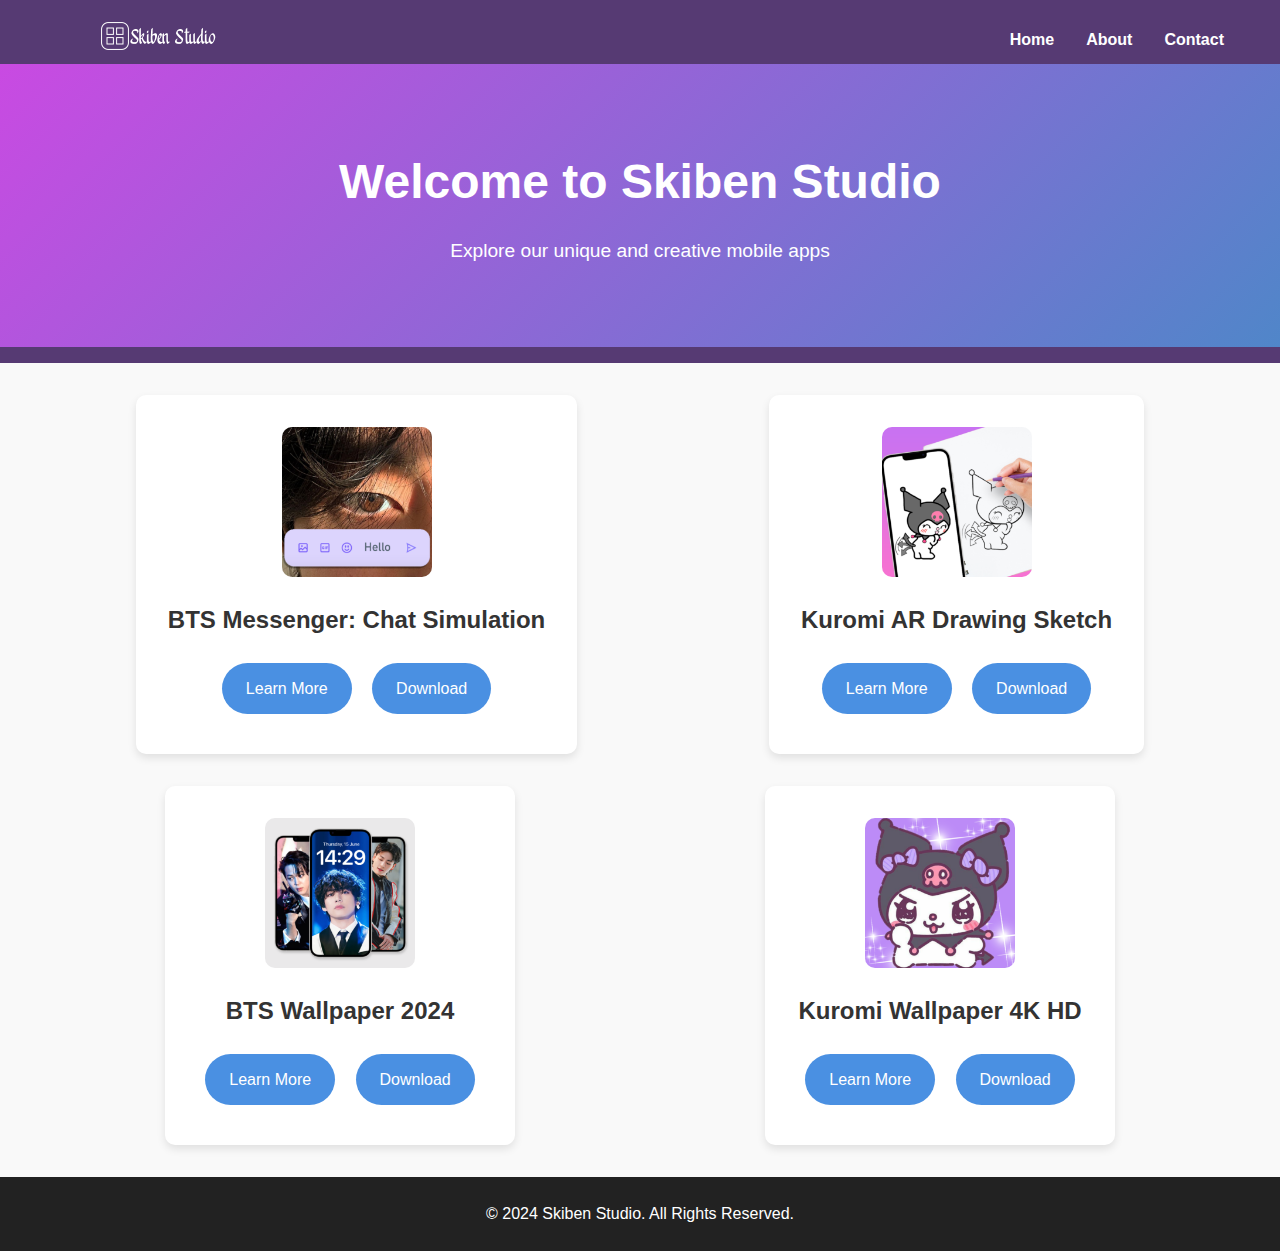
<file: index.html>
<!DOCTYPE html>
<html lang="en">
<head>
    <meta charset="UTF-8">
    <meta name="viewport" content="width=device-width, initial-scale=1.0">
    <title>Skiben Studio</title>
    <link rel="stylesheet" href="styles.css">
    <meta name="google-site-verification" content="F6Ba5SrcyL7Da_UMenDi3unSoA0RH08lBErrvdJDNjQ" />
</head>
<body>
    <header>
        <nav>
            <a href="index.html"><img src="logo.png" alt="Skiben Studio Logo" class="logo"></a>
            <ul class="nav-links">
                <li><a href="index.html">Home</a></li>
                <li><a href="about.html">About</a></li>
                <li><a href="contact.html">Contact</a></li>
            </ul>
        </nav>
        <div class="hero">
            <h1>Welcome to Skiben Studio</h1>
            <p>Explore our unique and creative mobile apps</p>
        </div>
    </header>

    <section class="app-list">
        <div class="app-item">
            <img src="bts-icon.png" alt="BTS Messenger Icon" class="app-icon">
            <h2>BTS Messenger: Chat Simulation</h2>
            <a href="bts-messenger.html">Learn More</a>
            <a href="https://play.google.com/store/apps/details?id=com.skiben.btschat.messenger" class="download-btn">Download</a>
        </div>

        <div class="app-item">
            <img src="kuromi-icon.png" alt="Kuromi AR Drawing Icon" class="app-icon">
            <h2>Kuromi AR Drawing Sketch</h2>
            <a href="kuromi-ar-drawing.html">Learn More</a>
            <a href="https://play.google.com/store/apps/details?id=com.skiben.kuromiardrawing" class="download-btn">Download</a>
        </div>

        <div class="app-item">
            <img src="bts-wallpaper-icon.png" alt="BTS Wallpaper Icon" class="app-icon">
            <h2>BTS Wallpaper 2024</h2>
            <a href="bts-wallpaper.html">Learn More</a>
            <a href="https://play.google.com/store/apps/details?id=com.skiben.btswallpapers" class="download-btn">Download</a>
        </div>

        <div class="app-item">
            <img src="kuromi-wallpaper-icon.png" alt="Kuromi Wallpaper Icon" class="app-icon">
            <h2>Kuromi Wallpaper 4K HD</h2>
            <a href="kuromi-wallpaper.html">Learn More</a>
            <a href="https://play.google.com/store/apps/details?id=com.skiben.kuromiwallpaperhd" class="download-btn">Download</a>
        </div>


        
    </section>

    <footer>
        <p>&copy; 2024 Skiben Studio. All Rights Reserved.</p>
    </footer>
</body>
</html>
</file>
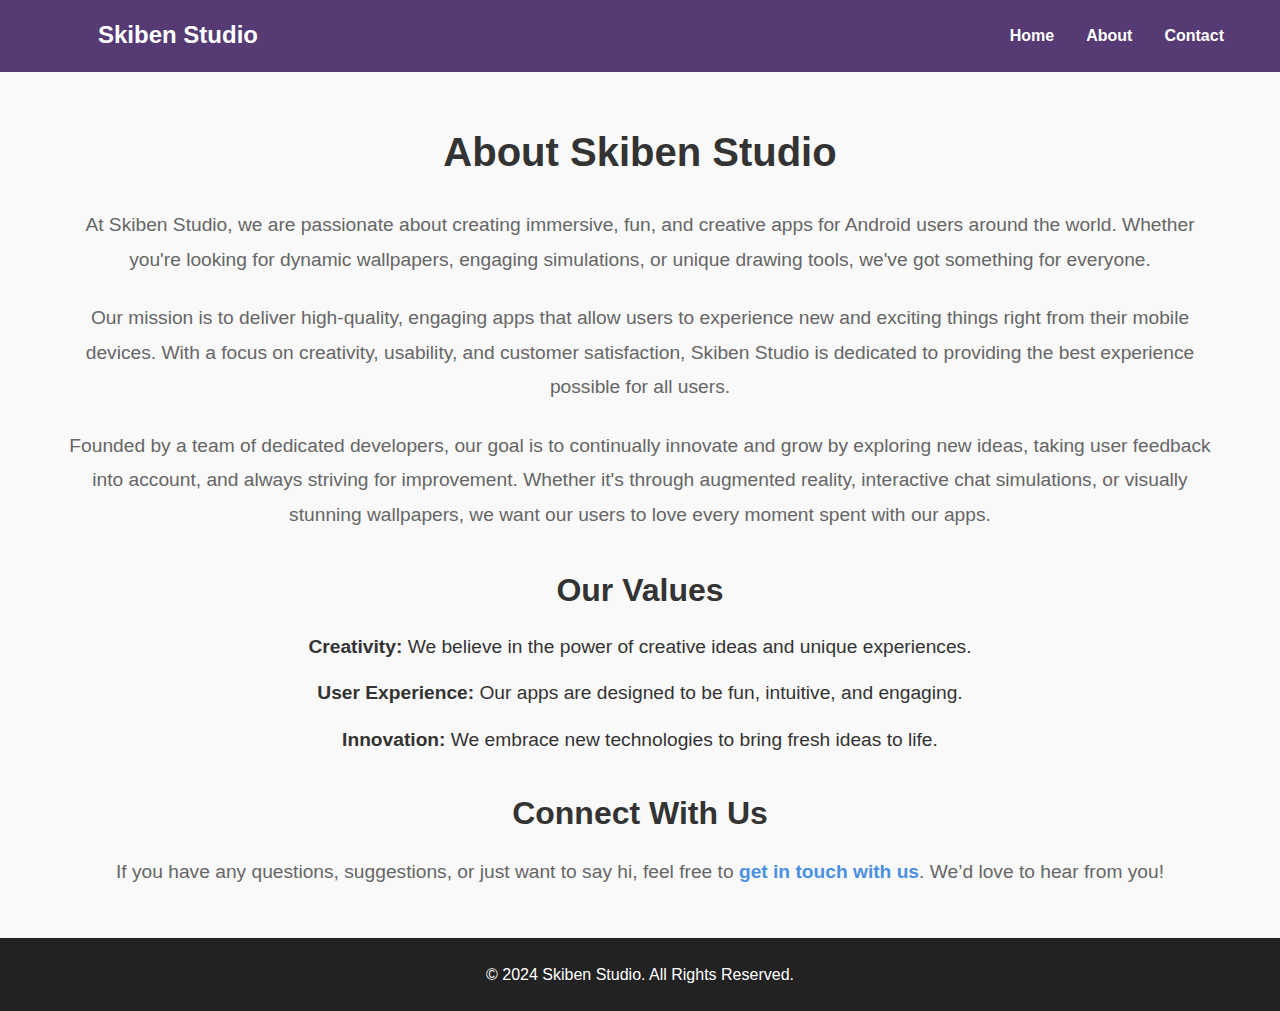
<file: about.html>
<!DOCTYPE html>
<html lang="en">
<head>
    <meta charset="UTF-8">
    <meta name="viewport" content="width=device-width, initial-scale=1.0">
    <title>About Us - Skiben Studio</title>
    <link rel="stylesheet" href="styles.css">
</head>
<body>
    <header>
        <nav>
            <div class="logo">Skiben Studio</div>
            <ul class="nav-links">
                <li><a href="index.html">Home</a></li>
                <li><a href="about.html">About</a></li>
                <li><a href="contact.html">Contact</a></li>
            </ul>
        </nav>
    </header>

    <section class="about-section">
        <h1>About Skiben Studio</h1>
        <p>At Skiben Studio, we are passionate about creating immersive, fun, and creative apps for Android users around the world. Whether you're looking for dynamic wallpapers, engaging simulations, or unique drawing tools, we've got something for everyone.</p>

        <p>Our mission is to deliver high-quality, engaging apps that allow users to experience new and exciting things right from their mobile devices. With a focus on creativity, usability, and customer satisfaction, Skiben Studio is dedicated to providing the best experience possible for all users.</p>

        <p>Founded by a team of dedicated developers, our goal is to continually innovate and grow by exploring new ideas, taking user feedback into account, and always striving for improvement. Whether it's through augmented reality, interactive chat simulations, or visually stunning wallpapers, we want our users to love every moment spent with our apps.</p>

        <h2>Our Values</h2>
        <ul>
            <li><strong>Creativity:</strong> We believe in the power of creative ideas and unique experiences.</li>
            <li><strong>User Experience:</strong> Our apps are designed to be fun, intuitive, and engaging.</li>
            <li><strong>Innovation:</strong> We embrace new technologies to bring fresh ideas to life.</li>
        </ul>

        <h2>Connect With Us</h2>
        <p>If you have any questions, suggestions, or just want to say hi, feel free to <a href="contact.html">get in touch with us</a>. We’d love to hear from you!</p>
    </section>

    <footer>
        <p>&copy; 2024 Skiben Studio. All Rights Reserved.</p>
    </footer>
</body>
</html>
</file>
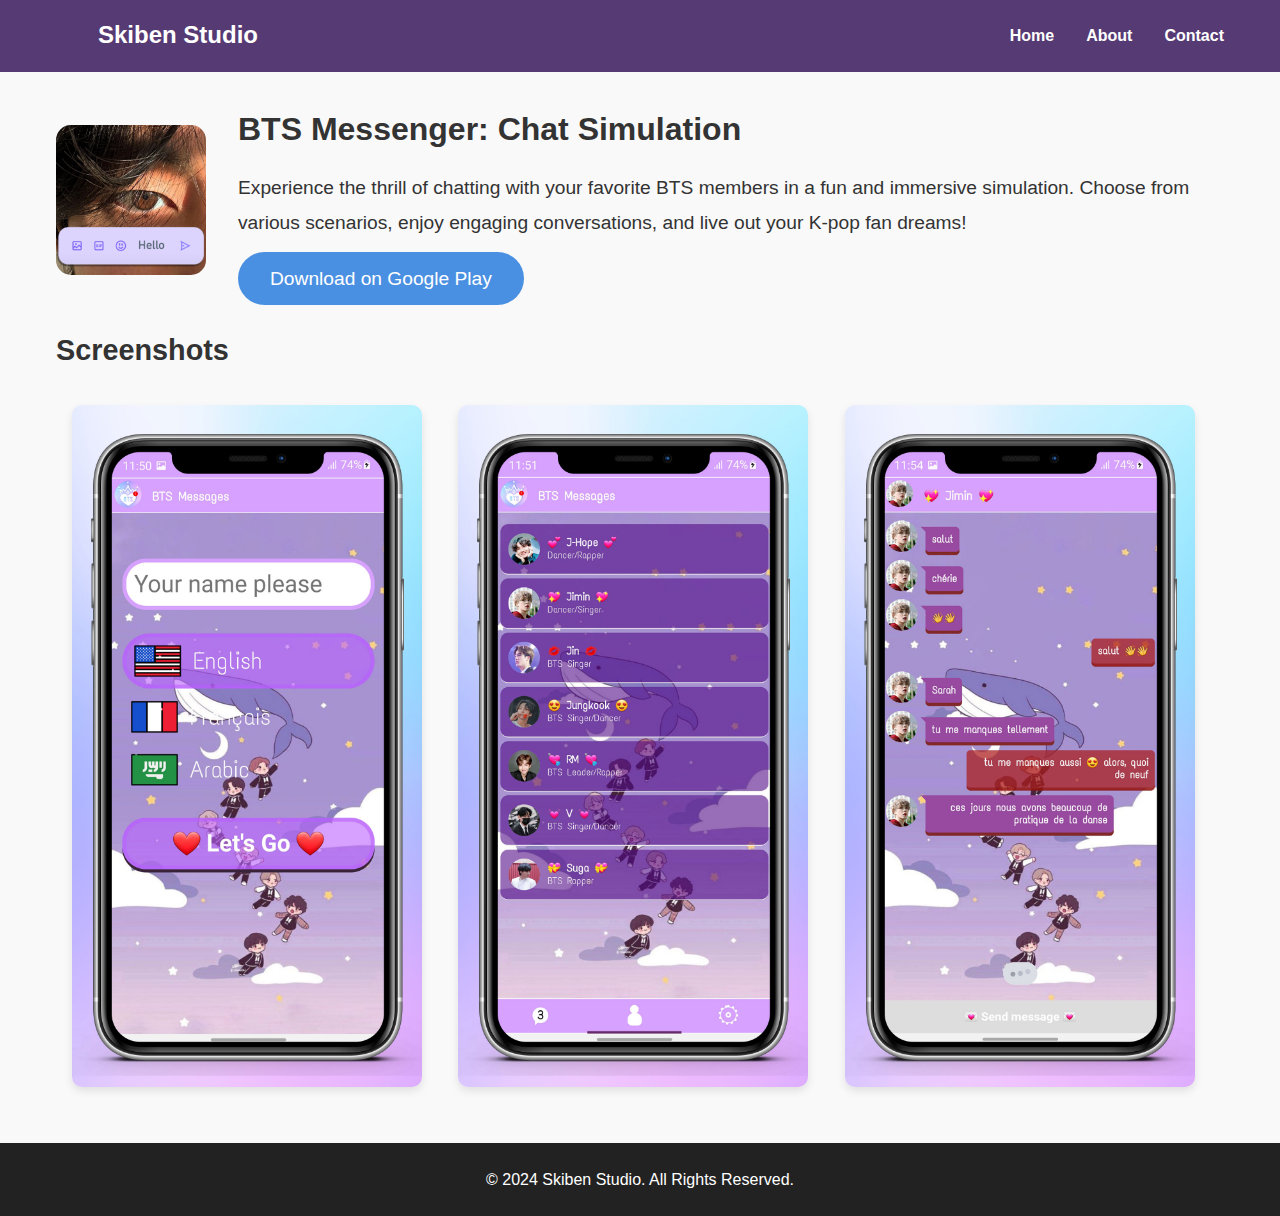
<file: bts-messenger.html>
<!DOCTYPE html>
<html lang="en">
<head>
    <meta charset="UTF-8">
    <meta name="viewport" content="width=device-width, initial-scale=1.0">
    <title>BTS Messenger: Chat Simulation - Skiben Studio</title>
    <link rel="stylesheet" href="styles.css">
</head>
<body>
    <header>
        <nav>
            <div class="logo">Skiben Studio</div>
            <ul class="nav-links">
                <li><a href="index.html">Home</a></li>
                <li><a href="about.html">About</a></li>
                <li><a href="contact.html">Contact</a></li>
            </ul>
        </nav>
    </header>

    <section class="app-details">
        <div class="app-header">
            <img src="bts-icon.png" alt="BTS Messenger Icon" class="app-icon-large">
            <div class="app-info">
                <h1>BTS Messenger: Chat Simulation</h1>
                <p>Experience the thrill of chatting with your favorite BTS members in a fun and immersive simulation. Choose from various scenarios, enjoy engaging conversations, and live out your K-pop fan dreams!</p>
                <a href="https://play.google.com/store/apps/details?id=com.skiben.btschat.messenger" class="download-btn-large">Download on Google Play</a>
            </div>
        </div>

        <div class="app-screenshots">
            <h2>Screenshots</h2>
            <img src="bts-1.jpg" alt="BTS Messenger Screenshot 1" class="screenshot">
            <img src="bts-2.jpg" alt="BTS Messenger Screenshot 2" class="screenshot">
            <img src="bts-3.jpg" alt="BTS Messenger Screenshot 3" class="screenshot">
        </div>
    </section>

    <footer>
        <p>&copy; 2024 Skiben Studio. All Rights Reserved.</p>
    </footer>
</body>
</html>
</file>
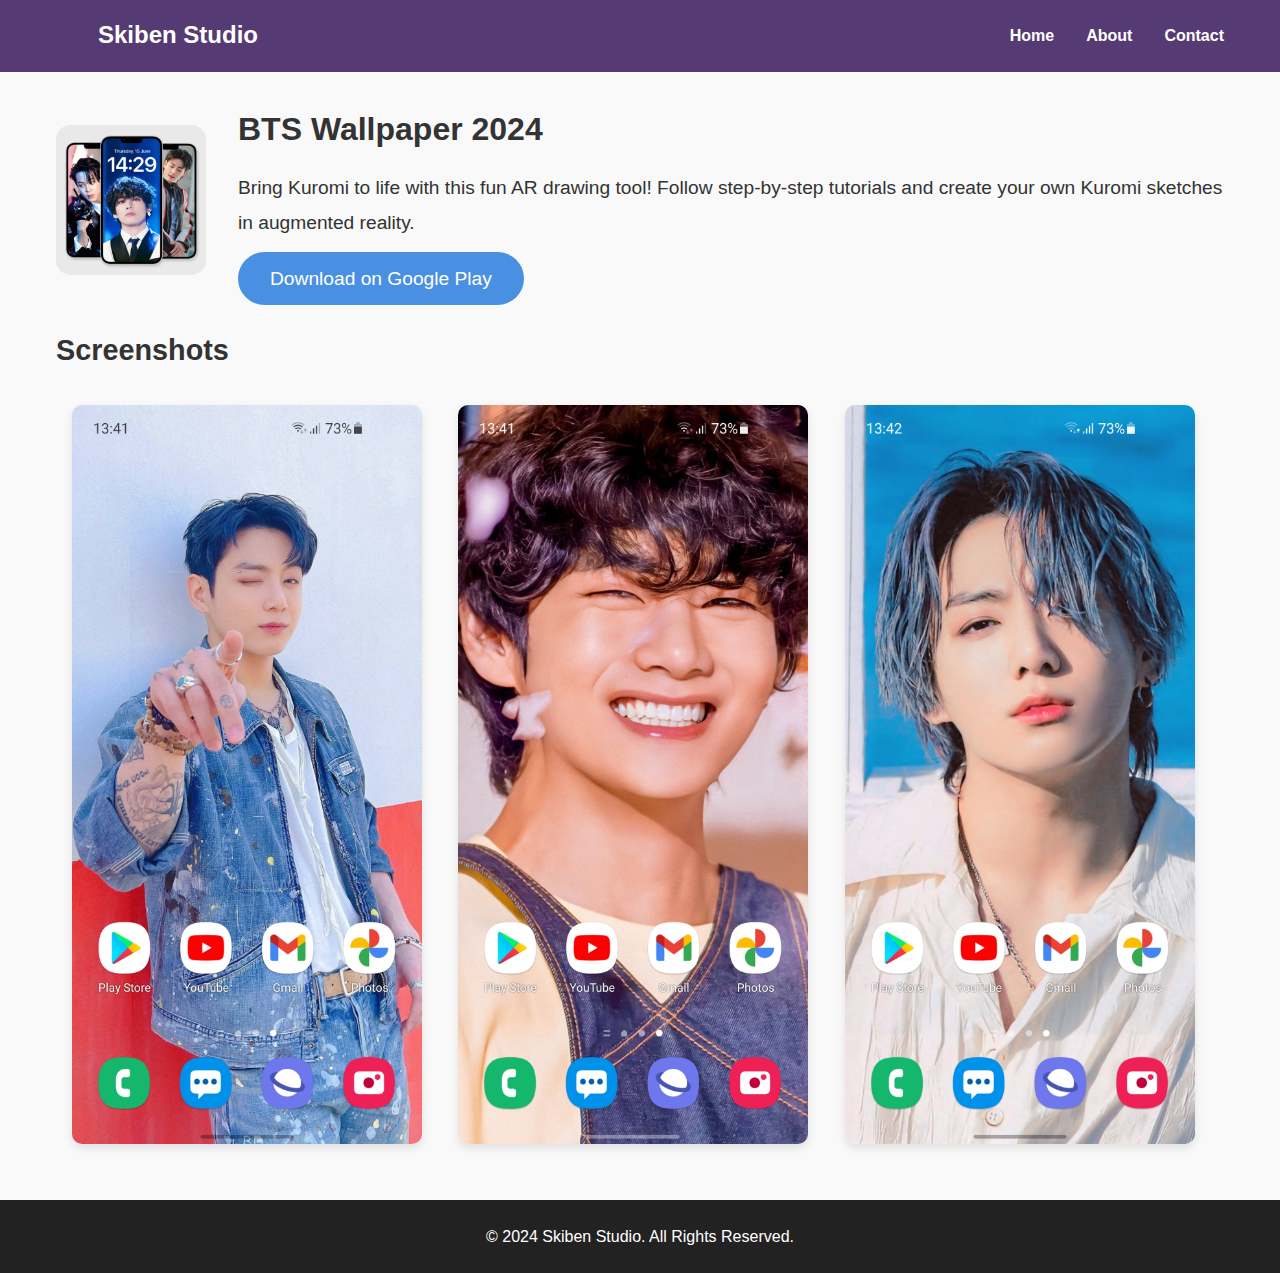
<file: bts-wallpaper.html>
<!DOCTYPE html>
<html lang="en">
<head>
    <meta charset="UTF-8">
    <meta name="viewport" content="width=device-width, initial-scale=1.0">
    <title>BTS Wallpaper 2024 - Skiben Studio</title>
    <link rel="stylesheet" href="styles.css">
</head>
<body>
    <header>
        <nav>
            <div class="logo">Skiben Studio</div>
            <ul class="nav-links">
                <li><a href="index.html">Home</a></li>
                <li><a href="about.html">About</a></li>
                <li><a href="contact.html">Contact</a></li>
            </ul>
        </nav>
    </header>

    <section class="app-details">
        <div class="app-header">
            <img src="bts-wallpaper-icon.png" alt="Kuromi AR Drawing Icon" class="app-icon-large">
            <div class="app-info">
                <h1>BTS Wallpaper 2024</h1>
                <p>Bring Kuromi to life with this fun AR drawing tool! Follow step-by-step tutorials and create your own Kuromi sketches in augmented reality.</p>
                <a href="https://play.google.com/store/apps/details?id=com.skiben.kuromiardrawing" class="download-btn-large">Download on Google Play</a>
            </div>
        </div>

        <div class="app-screenshots">
            <h2>Screenshots</h2>
            <img src="bts-wall1.jpg" alt="BTS Wallpaper 1" class="screenshot">
            <img src="bts-wall2.jpg" alt="BTS Wallpaper 2" class="screenshot">
            <img src="bts-wall3.jpg" alt="BTS Wallpaper 3" class="screenshot">
        
        </div>
    </section>

    <footer>
        <p>&copy; 2024 Skiben Studio. All Rights Reserved.</p>
    </footer>
</body>
</html>
</file>
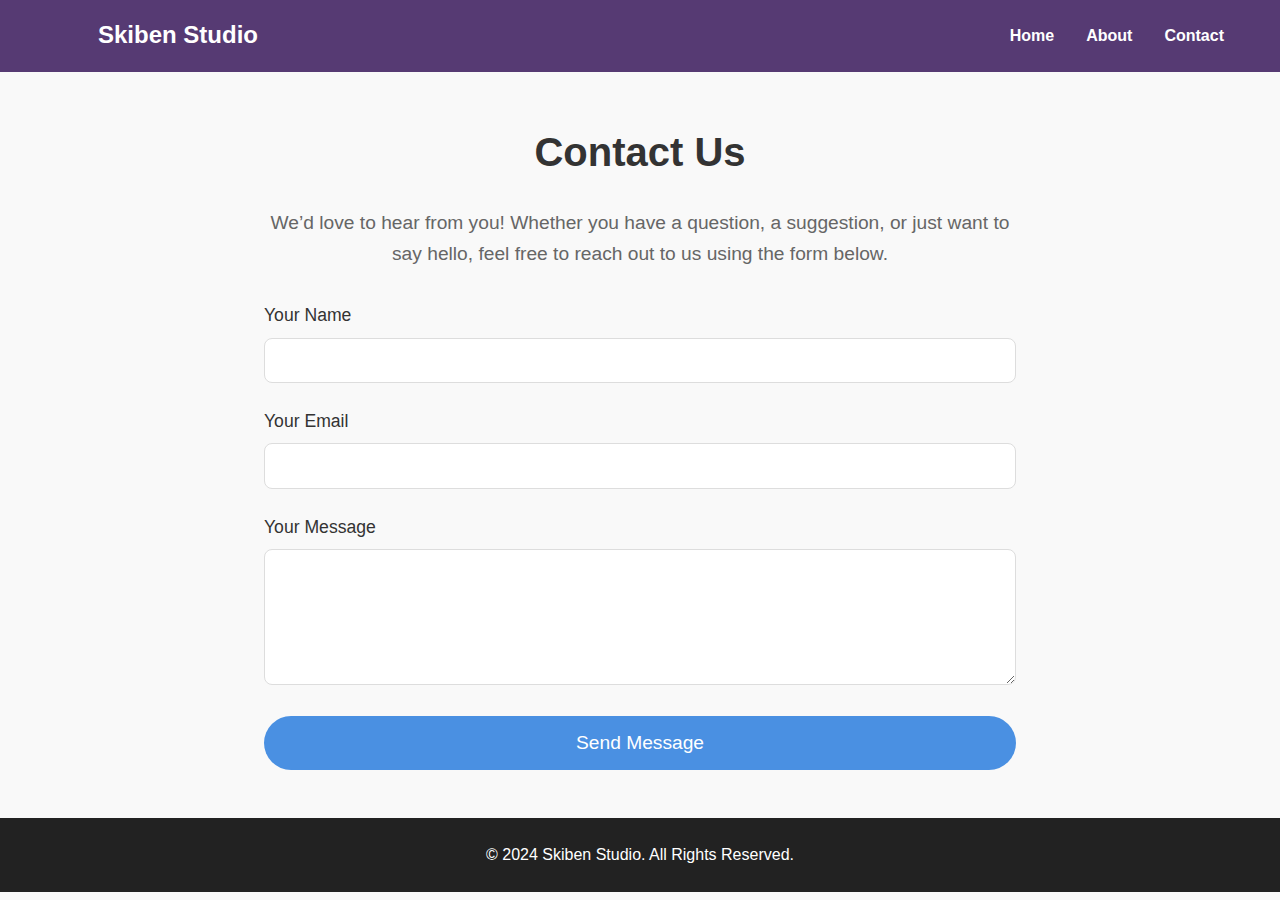
<file: contact.html>
<!DOCTYPE html>
<html lang="en">
<head>
    <meta charset="UTF-8">
    <meta name="viewport" content="width=device-width, initial-scale=1.0">
    <title>Contact Us - Skiben Studio</title>
    <link rel="stylesheet" href="styles.css">
</head>
<body>
    <header>
        <nav>
            <div class="logo">Skiben Studio</div>
            <ul class="nav-links">
                <li><a href="index.html">Home</a></li>
                <li><a href="about.html">About</a></li>
                <li><a href="contact.html">Contact</a></li>
            </ul>
        </nav>
    </header>

    <section class="contact-section">
        <h1>Contact Us</h1>
        <p>We’d love to hear from you! Whether you have a question, a suggestion, or just want to say hello, feel free to reach out to us using the form below.</p>

        <form action="mailto:charafe.khattab@gmail.com" method="post" enctype="text/plain" class="contact-form">
            <div class="form-group">
                <label for="name">Your Name</label>
                <input type="text" id="name" name="name" required>
            </div>

            <div class="form-group">
                <label for="email">Your Email</label>
                <input type="email" id="email" name="email" required>
            </div>

            <div class="form-group">
                <label for="message">Your Message</label>
                <textarea id="message" name="message" rows="6" required></textarea>
            </div>

            <button type="submit" class="submit-btn">Send Message</button>
        </form>
    </section>

    <footer>
        <p>&copy; 2024 Skiben Studio. All Rights Reserved.</p>
    </footer>
</body>
</html>
</file>
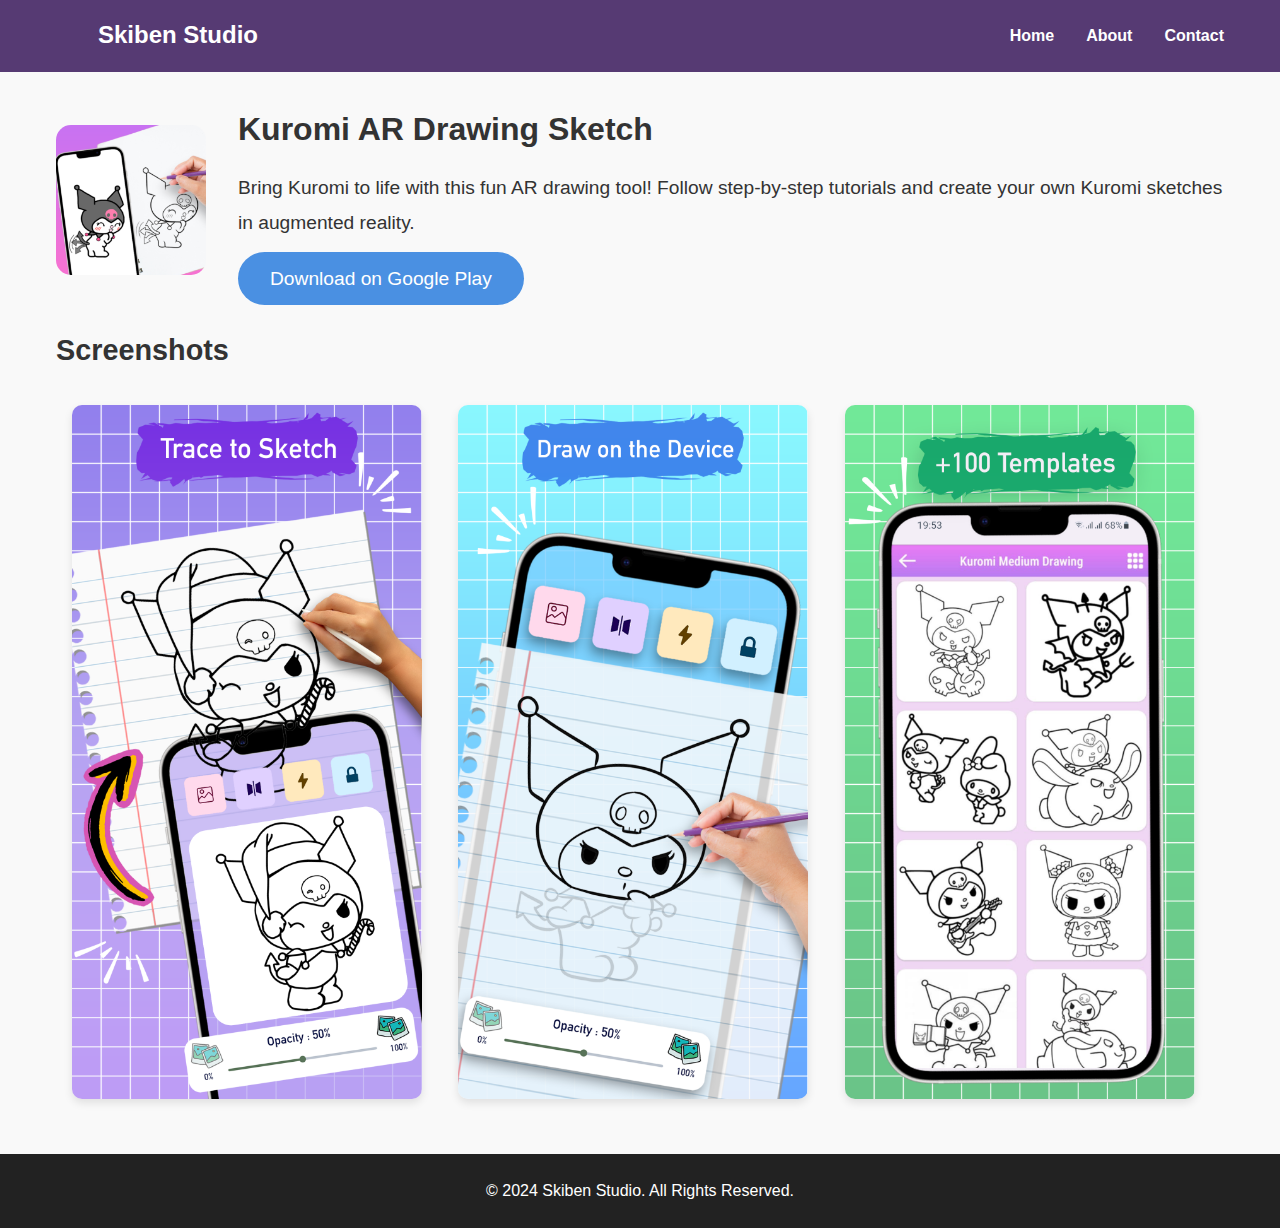
<file: kuromi-ar-drawing.html>
<!DOCTYPE html>
<html lang="en">
<head>
    <meta charset="UTF-8">
    <meta name="viewport" content="width=device-width, initial-scale=1.0">
    <title>Kuromi AR Drawing Sketch - Skiben Studio</title>
    <link rel="stylesheet" href="styles.css">
</head>
<body>
    <header>
        <nav>
            <div class="logo">Skiben Studio</div>
            <ul class="nav-links">
                <li><a href="index.html">Home</a></li>
                <li><a href="about.html">About</a></li>
                <li><a href="contact.html">Contact</a></li>
            </ul>
        </nav>
    </header>

    <section class="app-details">
        <div class="app-header">
            <img src="kuromi-icon.png" alt="Kuromi AR Drawing Icon" class="app-icon-large">
            <div class="app-info">
                <h1>Kuromi AR Drawing Sketch</h1>
                <p>Bring Kuromi to life with this fun AR drawing tool! Follow step-by-step tutorials and create your own Kuromi sketches in augmented reality.</p>
                <a href="https://play.google.com/store/apps/details?id=com.skiben.kuromiardrawing" class="download-btn-large">Download on Google Play</a>
            </div>
        </div>

        <div class="app-screenshots">
            <h2>Screenshots</h2>
            <img src="kurdr-1.png" alt="Kuromi AR Drawing Screenshot 1" class="screenshot">
            <img src="kurdr-2.png" alt="Kuromi AR Drawing Screenshot 2" class="screenshot">
            <img src="kurdr-3.png" alt="Kuromi AR Drawing Screenshot 1" class="screenshot">
        
        </div>
    </section>

    <footer>
        <p>&copy; 2024 Skiben Studio. All Rights Reserved.</p>
    </footer>
</body>
</html>
</file>
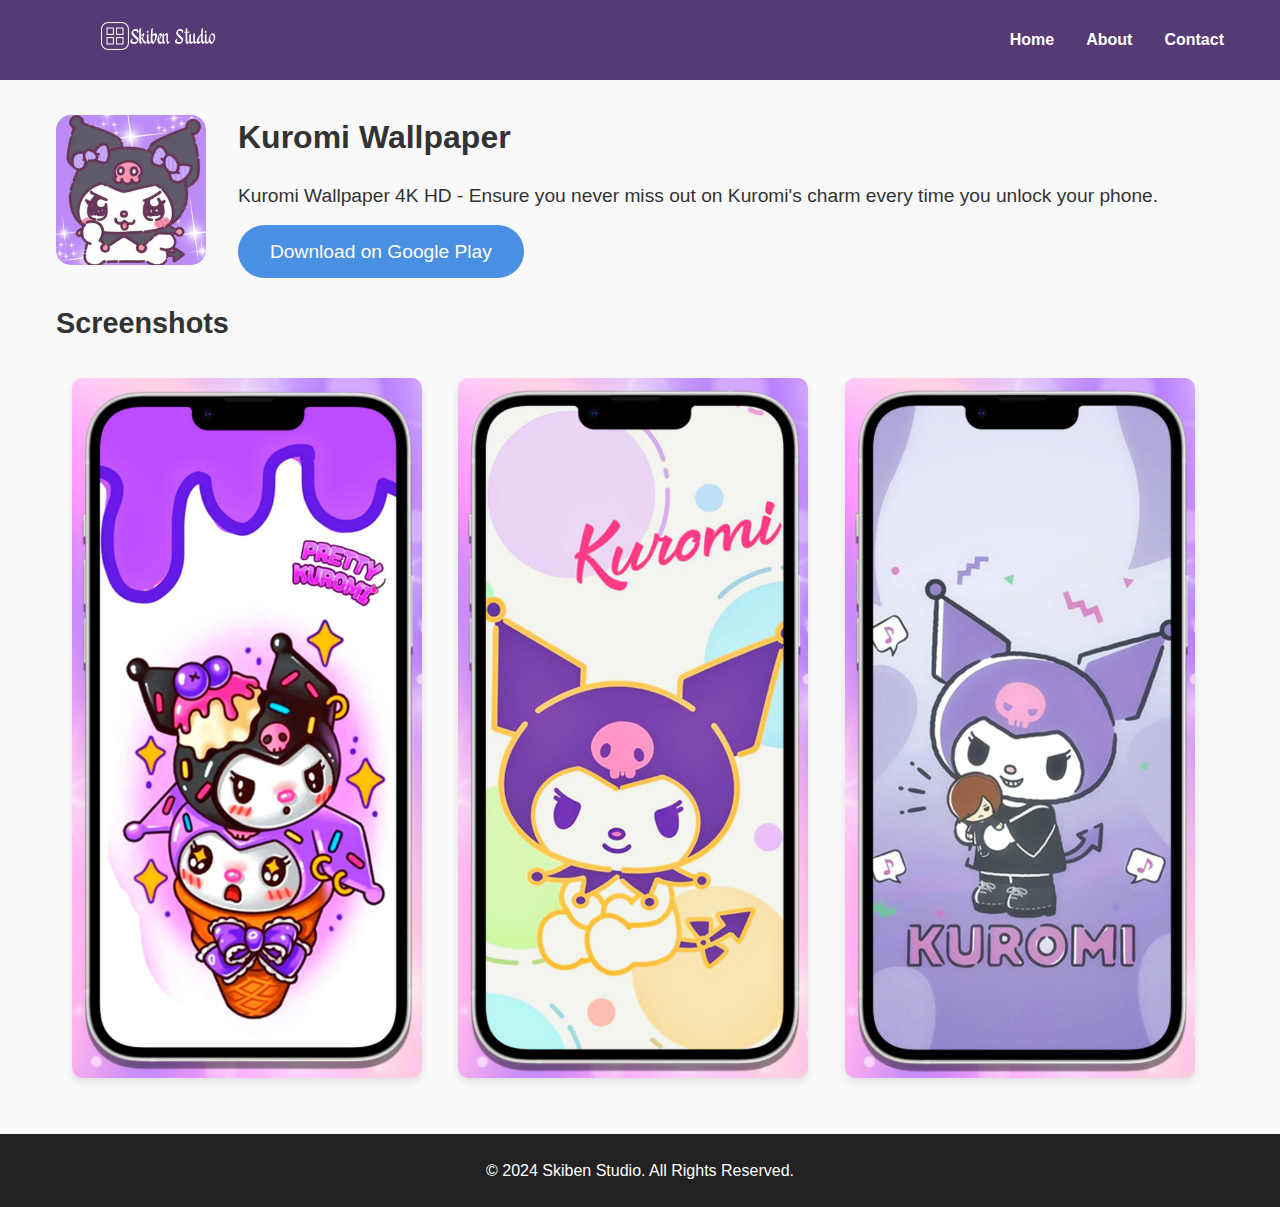
<file: kuromi-wallpaper.html>
<!DOCTYPE html>
<html lang="en">
<head>
    <meta charset="UTF-8">
    <meta name="viewport" content="width=device-width, initial-scale=1.0">
    <title>Kuromi Wallpaper - Skiben Studio</title>
    <link rel="stylesheet" href="styles.css">
</head>
<body>
    <header>
        <nav>
            <a href="index.html"><img src="logo.png" alt="Skiben Studio Logo" class="logo"></a>
            <ul class="nav-links">
                <li><a href="index.html">Home</a></li>
                <li><a href="about.html">About</a></li>
                <li><a href="contact.html">Contact</a></li>
            </ul>
        </nav>
    </header>

    <section class="app-details">
        <div class="app-header">
            <img src="kuromi-wallpaper-icon.png" alt="Kuromi Wallpaper Icon" class="app-icon-large">
            <div class="app-info">
                <h1>Kuromi Wallpaper</h1>
                <p>Kuromi Wallpaper 4K HD - Ensure you never miss out on Kuromi's charm every time you unlock your phone.</p>
                <a href="https://play.google.com/store/apps/details?id=com.skiben.kuromiwallpaperhd" class="download-btn-large">Download on Google Play</a>
            </div>
        </div>

        <div class="app-screenshots">
            <h2>Screenshots</h2>
            <img src="kurwll-1.jpg" alt="Kuromi Wallpaper Screenshot 1" class="screenshot">
            <img src="kurwll-2.jpg" alt="Kuromi Wallpaper Screenshot 2" class="screenshot">
            <img src="kurwll-3.jpg" alt="Kuromi Wallpaper Screenshot 1" class="screenshot">
        
        </div>
    </section>

    <footer>
        <p>&copy; 2024 Skiben Studio. All Rights Reserved.</p>
    </footer>
</body>
</html>
</file>
<file: styles.css>
/* General Styling */
* {
    margin: 0;
    padding: 0;
    box-sizing: border-box;
    font-family: 'Poppins', sans-serif;
}

body {
    background-color: #f9f9f9;
    color: #333;
    line-height: 1.6;
}

/* Header and Navigation */
header {
    background-color: #563a73;
    color: white;
    padding: 1rem 0;
}

nav {
    display: flex;
    justify-content: space-between;
    align-items: center;
    max-width: 1200px;
    margin: 0 auto;
    padding: 0 1rem;
}

.logo {
    font-size: 1.5rem;
    font-weight: bold;
}

.nav-links {
    list-style: none;
    display: flex;
    gap: 2rem;
}

nav ul li a img.logo {
    height: 40px; /* Adjust height as needed */
    vertical-align: middle;
    margin-right: 10px;
}

nav .logo {
    height: 40px; /* Adjust size as needed */
    margin-left: 42px;
}

.nav-links li {
    display: inline-block;
}

.nav-links li a {
    color: white;
    text-decoration: none;
    font-weight: bold;
    transition: color 0.3s ease-in-out;
}

.nav-links li a:hover {
    color: #4a90e2;
}

/* Hero Section */
.hero {
    text-align: center;
    padding: 5rem 1rem;
    background-image: linear-gradient(135deg, #c94ae2, #5086c9);
    color: white;
}

.hero h1 {
    font-size: 3rem;
    margin-bottom: 1rem;
}

.hero p {
    font-size: 1.2rem;
}

/* App List Styling */
.app-list {
    display: flex;
    flex-wrap: wrap;
    justify-content: space-around;
    max-width: 1200px;
    margin: 2rem auto;
    gap: 2rem;
    padding: 0 1rem;
}

.app-item {
    background: white;
    border-radius: 10px;
    padding: 2rem;
    box-shadow: 0 4px 8px rgba(0, 0, 0, 0.1);
    text-align: center;
    transition: transform 0.3s ease-in-out;
}

.app-item:hover {
    transform: translateY(-10px);
}

.app-item h2 {
    font-size: 1.5rem;
    margin-bottom: 1rem;
}

.app-item a {
    display: inline-block;
    margin: 0.5rem;
    padding: 0.8rem 1.5rem;
    background-color: #4a90e2;
    color: white;
    text-decoration: none;
    border-radius: 50px;
    transition: background-color 0.3s ease-in-out;
}

.app-item a:hover {
    background-color: #50c9c3;
}

/* App Icon Styling */
.app-icon {
    width: 150px;
    height: 150px;
    margin-bottom: 1rem;
    border-radius: 10px;
    object-fit: cover;
}

/* Footer */
footer {
    background-color: #222;
    color: white;
    text-align: center;
    padding: 1.5rem 0;
    margin-top: 2rem;
}

footer p {
    margin: 0;
}
/* App Details Page */
.app-details {
    max-width: 1200px;
    margin: 2rem auto;
    padding: 0 1rem;
}

.app-header {
    display: flex;
    align-items: center;
    justify-content: space-between;
    flex-wrap: wrap;
    margin-bottom: 2rem;
}

.app-icon-large {
    width: 150px;
    height: 150px;
    border-radius: 15px;
    object-fit: cover;
}

.app-info {
    flex: 1;
    margin-left: 2rem;
}

.app-info h1 {
    font-size: 2rem;
    margin-bottom: 1rem;
}

.app-info p {
    font-size: 1.2rem;
    line-height: 1.8;
    margin-bottom: 1.5rem;
}

.download-btn-large {
    padding: 1rem 2rem;
    background-color: #4a90e2;
    color: white;
    text-decoration: none;
    border-radius: 50px;
    font-size: 1.2rem;
    transition: background-color 0.3s ease-in-out;
}

.download-btn-large:hover {
    background-color: #50c9c3;
}

/* App Screenshots */
.app-screenshots h2 {
    font-size: 1.8rem;
    margin-bottom: 1rem;
}

.screenshot {
    width: 100%;
    max-width: 350px;
    height: auto;
    border-radius: 10px;
    margin: 1rem;
    box-shadow: 0 4px 8px rgba(0, 0, 0, 0.1);
}
/* About Page Styling */
.about-section {
    max-width: 1200px;
    margin: 3rem auto;
    padding: 0 1.5rem;
    text-align: center;
}

.about-section h1 {
    font-size: 2.5rem;
    margin-bottom: 1.5rem;
}

.about-section p {
    font-size: 1.2rem;
    line-height: 1.8;
    margin-bottom: 1.5rem;
    color: #666;
}

.about-section h2 {
    font-size: 2rem;
    margin-top: 2rem;
    margin-bottom: 1rem;
}

.about-section ul {
    list-style-type: none;
    padding: 0;
    margin-bottom: 2rem;
}

.about-section ul li {
    font-size: 1.2rem;
    margin-bottom: 1rem;
}

.about-section a {
    color: #4a90e2;
    text-decoration: none;
    font-weight: bold;
}

.about-section a:hover {
    text-decoration: underline;
}
/* Contact Page Styling */
.contact-section {
    max-width: 800px;
    margin: 3rem auto;
    padding: 0 1.5rem;
    text-align: center;
}

.contact-section h1 {
    font-size: 2.5rem;
    margin-bottom: 1.5rem;
}

.contact-section p {
    font-size: 1.2rem;
    margin-bottom: 2rem;
    color: #666;
}

.contact-form {
    display: flex;
    flex-direction: column;
    gap: 1.5rem;
}

.form-group {
    text-align: left;
}

.form-group label {
    font-size: 1.1rem;
    margin-bottom: 0.5rem;
    display: inline-block;
}

.form-group input,
.form-group textarea {
    width: 100%;
    padding: 0.8rem;
    border: 1px solid #ddd;
    border-radius: 8px;
    font-size: 1rem;
    font-family: 'Poppins', sans-serif;
}

textarea {
    resize: vertical;
}

.submit-btn {
    background-color: #4a90e2;
    color: white;
    padding: 1rem 2rem;
    border: none;
    border-radius: 50px;
    font-size: 1.2rem;
    cursor: pointer;
    transition: background-color 0.3s ease-in-out;
}

.submit-btn:hover {
    background-color: #50c9c3;
}
</file>
